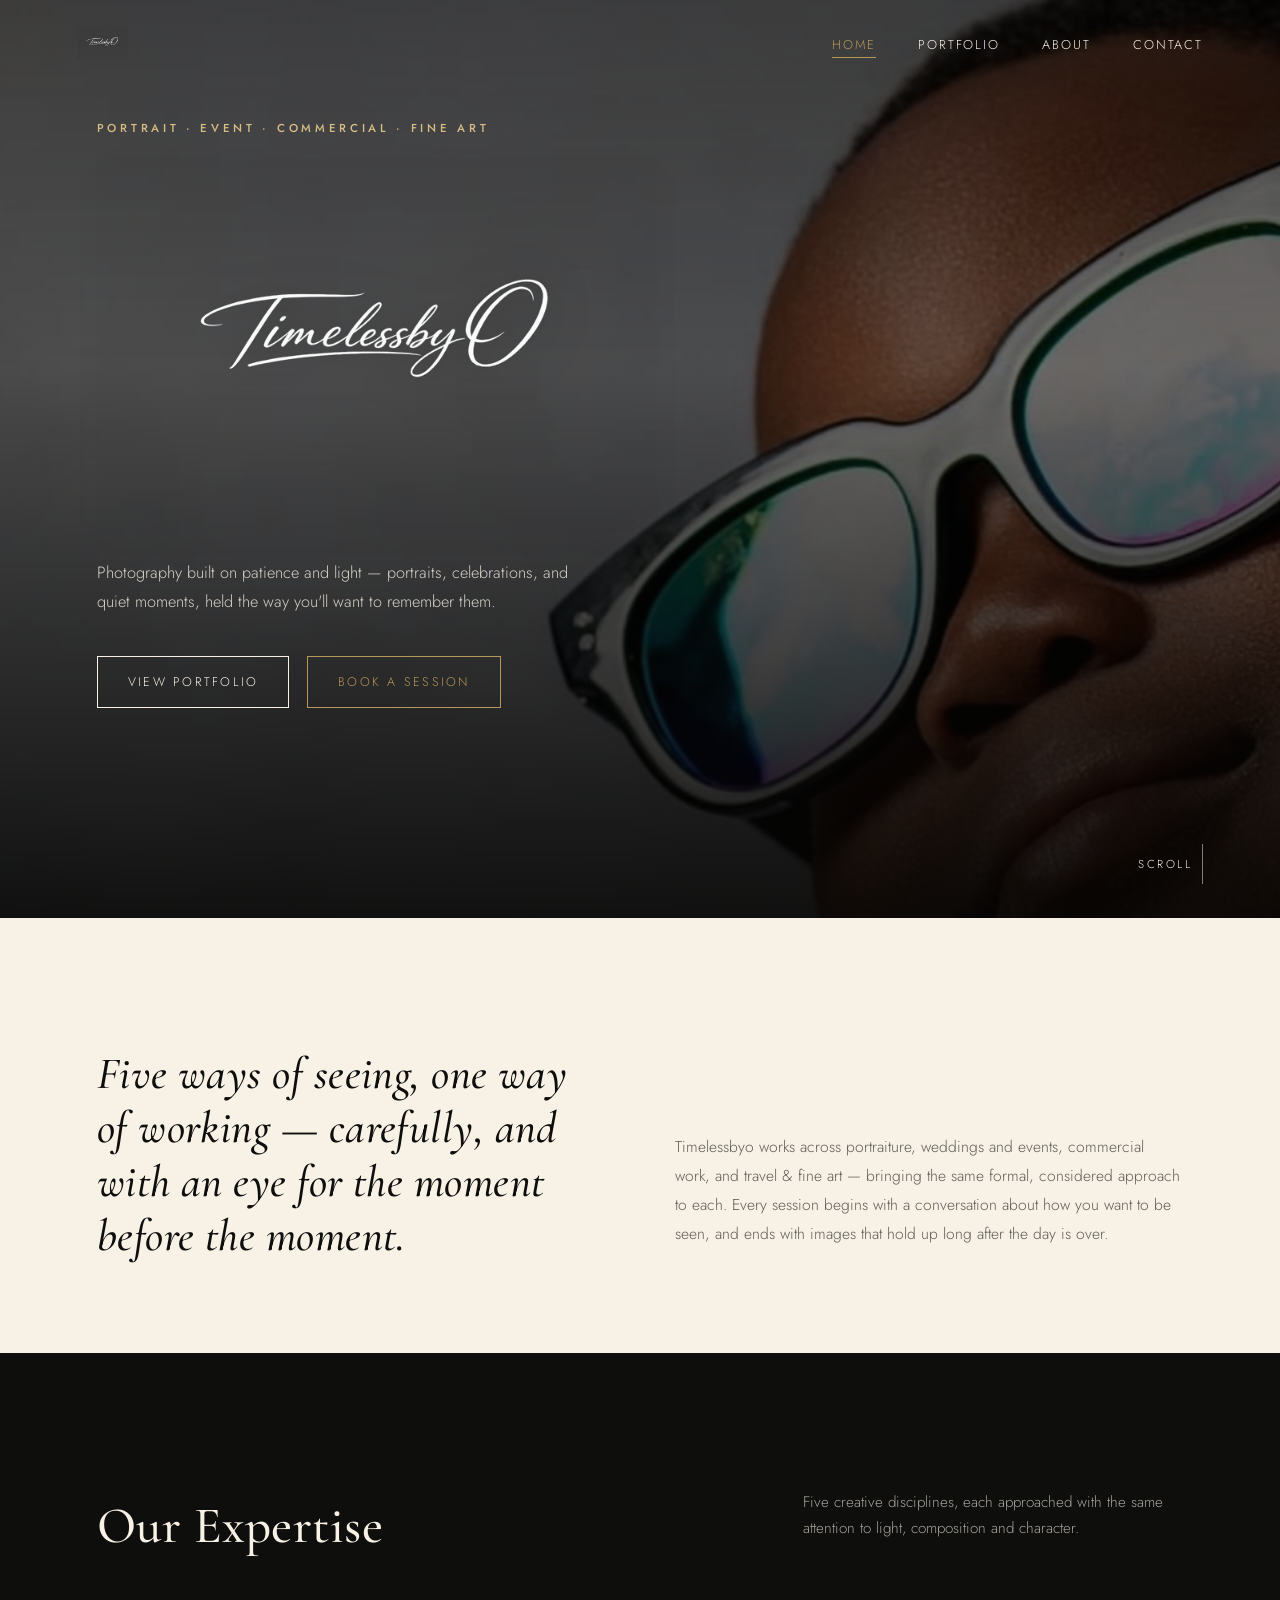
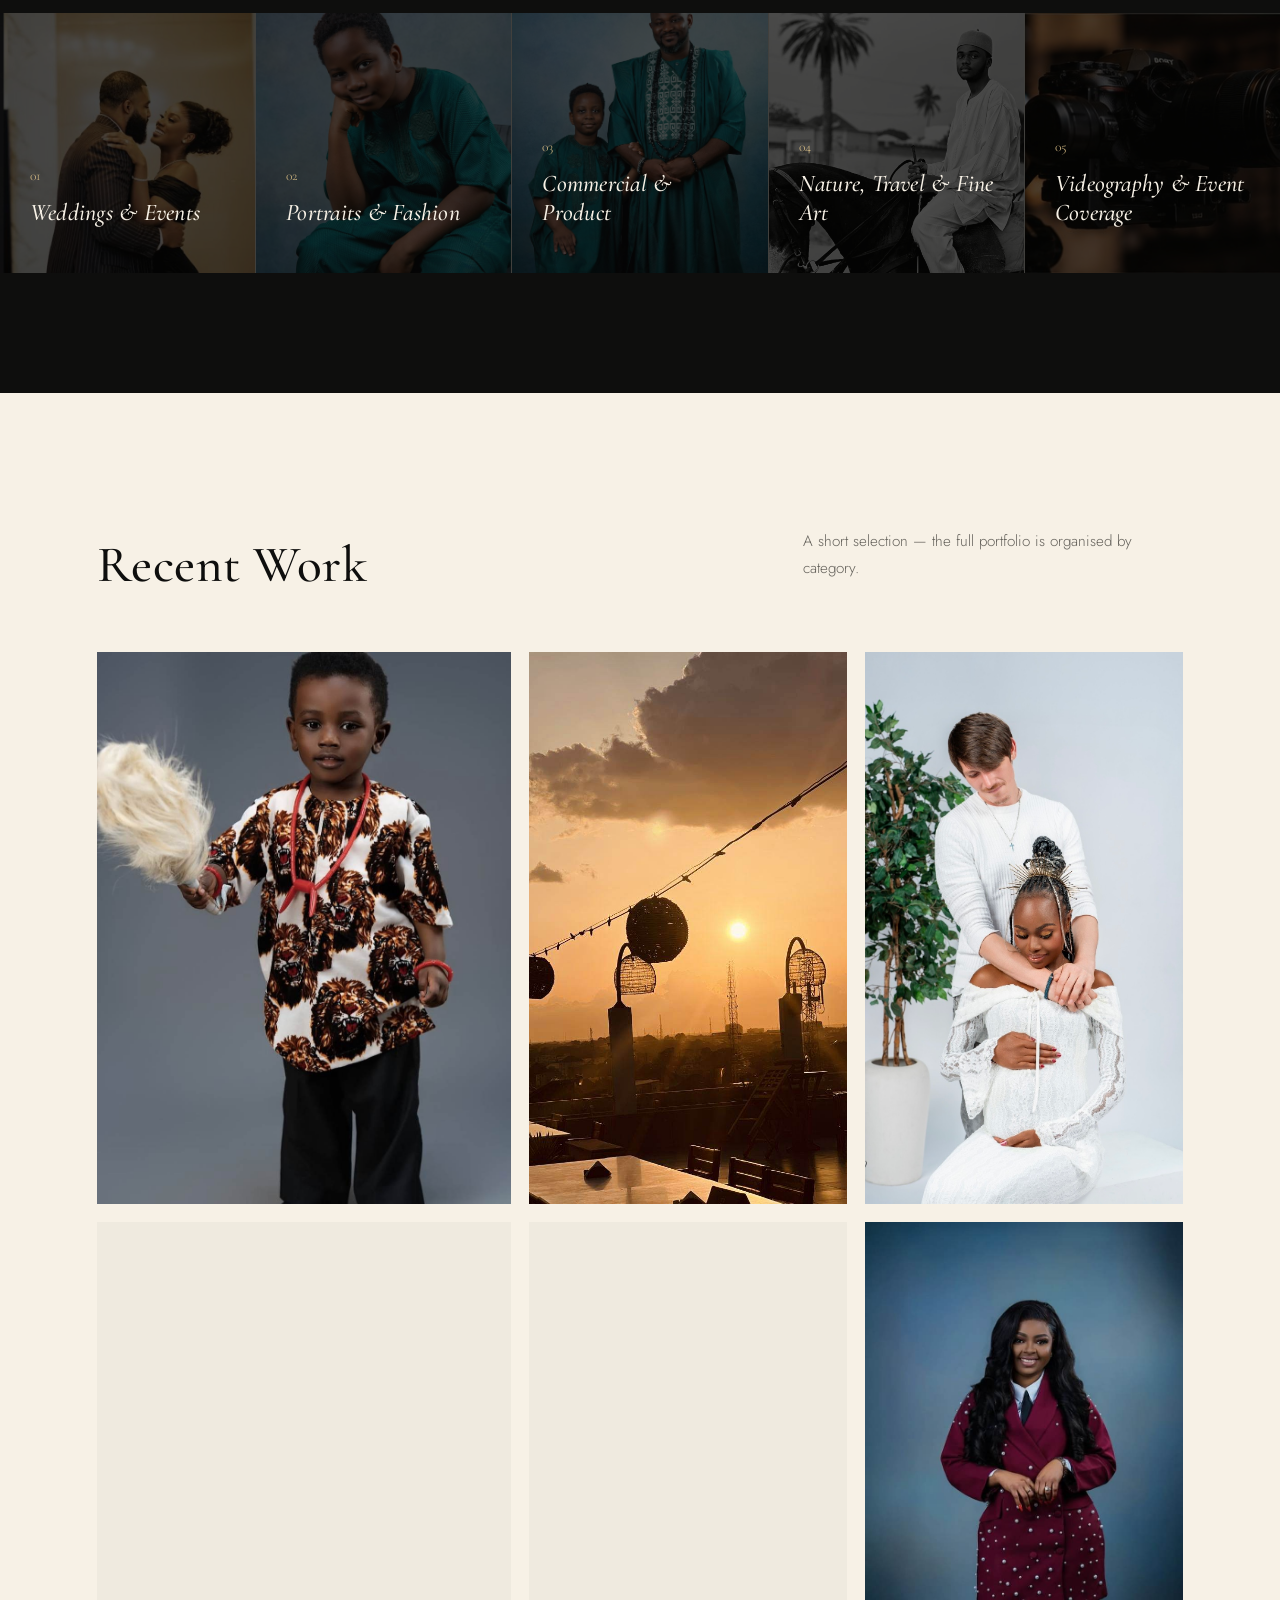
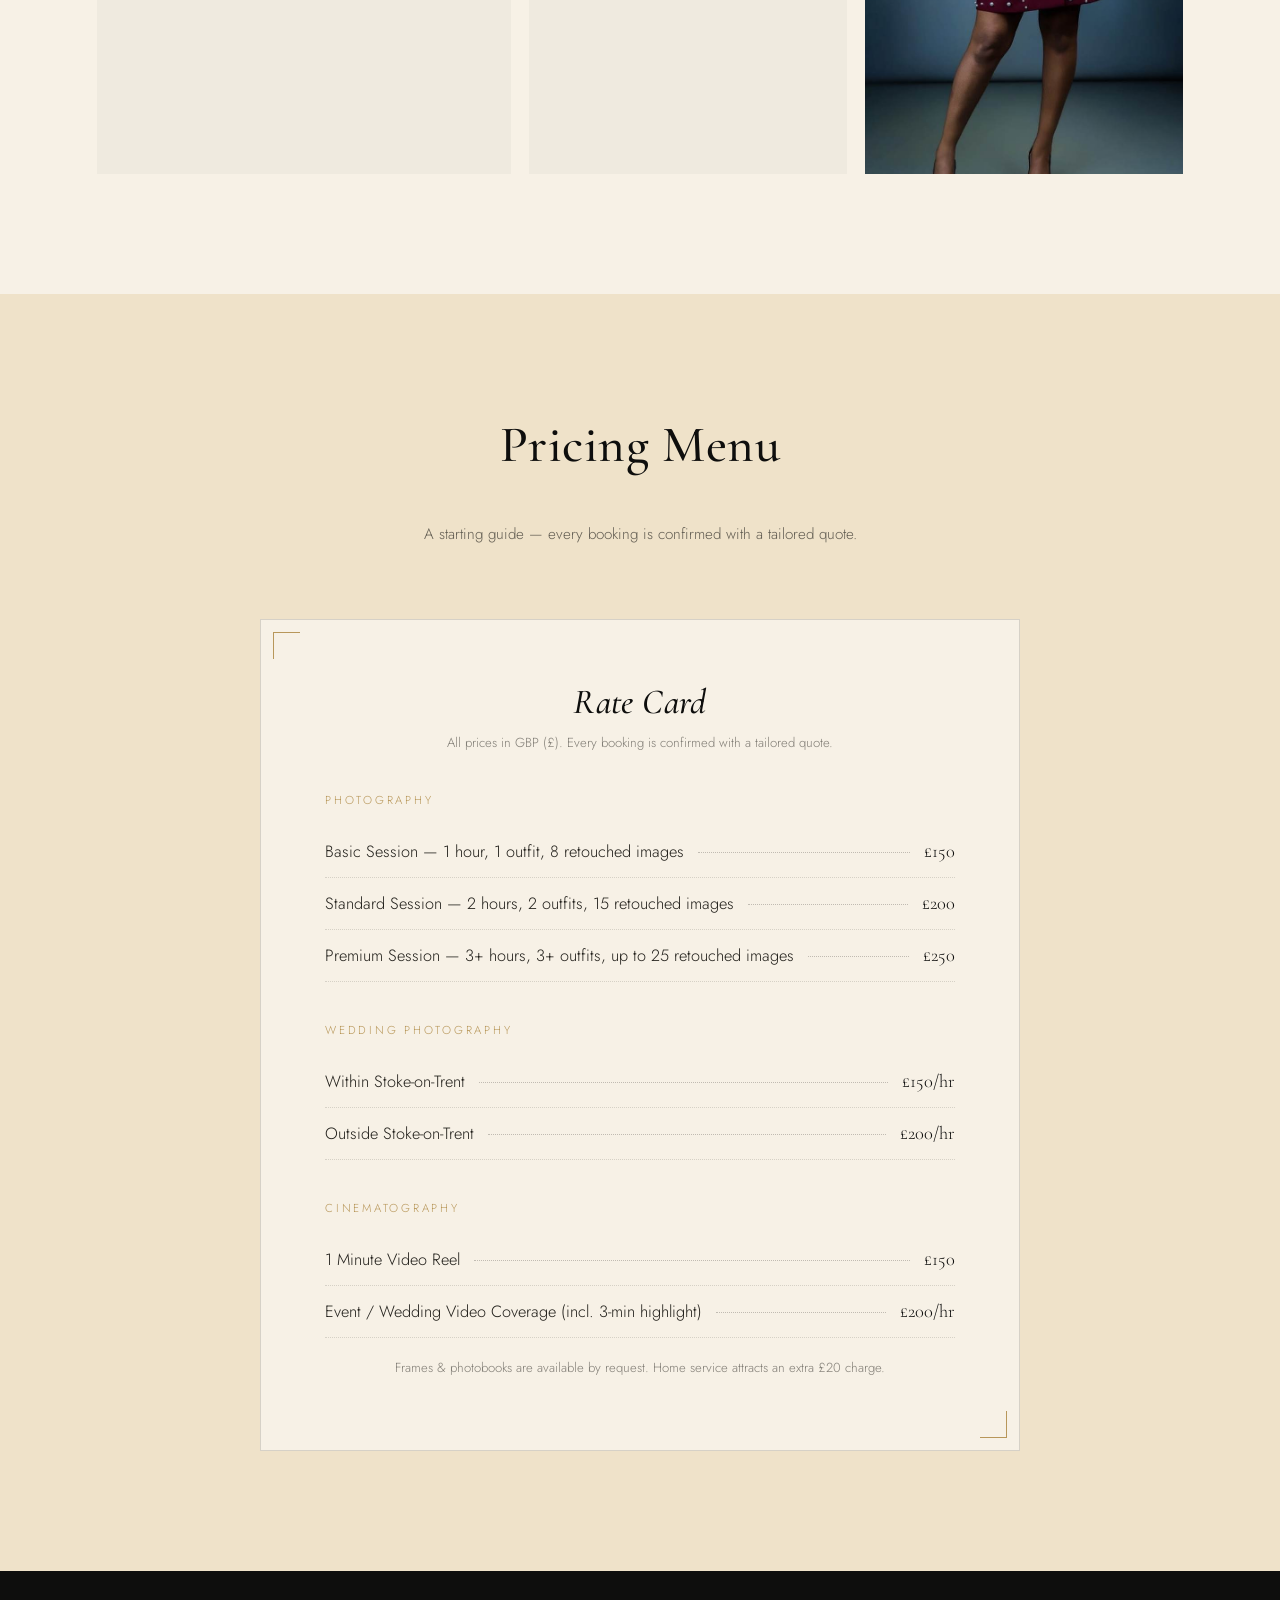
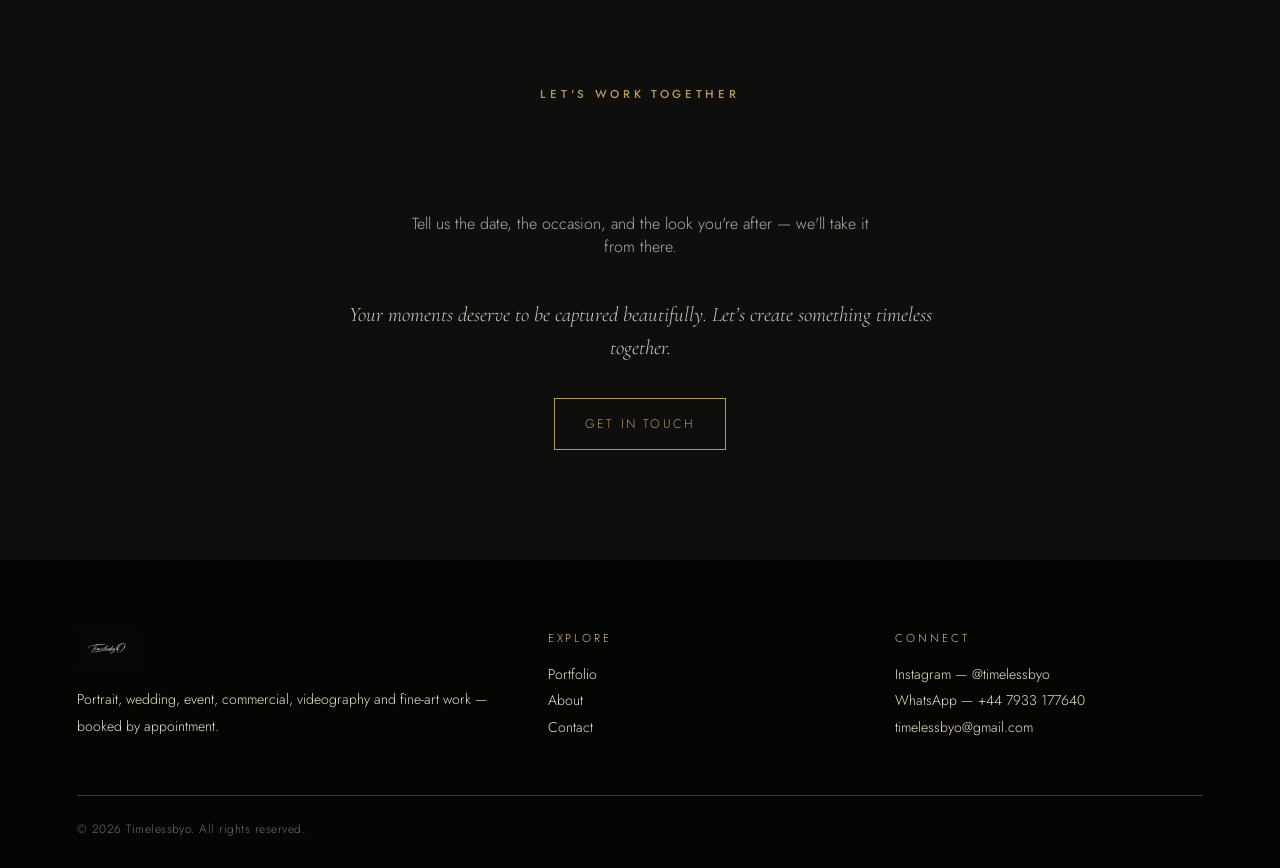
<file: Timelessbyo Website/index.html>
<!DOCTYPE html>
<html lang="en">
<head>
<meta charset="UTF-8">
<meta name="viewport" content="width=device-width, initial-scale=1.0">
<meta name="theme-color" content="#0e0e0d">
<meta name="referrer" content="strict-origin-when-cross-origin">
<title>Timelessbyo — Photography</title>
<meta name="description" content="Timelessbyo — portrait, event, commercial and fine-art photography.">
<meta property="og:type" content="website">
<meta property="og:title" content="Timelessbyo — Photography">
<meta property="og:description" content="Timeless portrait, wedding, event, commercial, travel, fine-art and videography.">
<meta property="og:image" content="images/portrait-1.jpg">
<meta property="og:image:alt" content="Timelessbyo photography">
<meta name="twitter:card" content="summary_large_image">
<meta name="twitter:title" content="Timelessbyo — Photography">
<meta name="twitter:description" content="Timeless portrait, wedding, event, commercial, travel, fine-art and videography.">
<meta name="twitter:image" content="images/portrait-1.jpg">
<link rel="icon" type="image/png" href="favicon.png">
<link rel="stylesheet" href="style.css">
<style>
  .hero {
    position: relative;
    min-height: 100vh;
    display: flex;
    align-items: flex-end;
    overflow: hidden;
    background: var(--pine);
  }
  .hero-bg {
    position: absolute; inset: 0;
    background-image: url('images/portrait-1.jpg');
    background-size: cover;
    background-position: 50% 22%;
    transform: scale(1.08);
    filter: brightness(0.55) saturate(1.05);
    animation: heroin 2.2s ease forwards;
  }
  @keyframes heroin { from { transform: scale(1.15); filter: brightness(0.3) saturate(1.05);} to { transform: scale(1.08); filter: brightness(0.55) saturate(1.05);} }
  .hero-veil {
    position: absolute; inset: 0;
    background: linear-gradient(180deg, rgba(5,5,4,0.35) 0%, rgba(5,5,4,0.15) 40%, rgba(5,5,4,0.85) 100%);
  }
  .hero-content {
    position: relative;
    z-index: 2;
    padding: 0 6vw 90px;
    max-width: var(--max);
    margin: 0 auto;
    width: 100%;
    color: var(--ivory);
  }
  .hero-content .eyebrow { color: var(--gold-soft); margin-bottom: 22px; display: block; opacity: 0; animation: fadeup 1s ease 0.5s forwards; }
  .hero-logo {
    width: min(560px, 78vw);
    opacity: 0;
    animation: fadeup 1.1s ease 0.7s forwards;
    filter: drop-shadow(0 6px 18px rgba(0,0,0,0.25));
  }
  .hero-sub {
    margin-top: 26px;
    max-width: 480px;
    font-size: 1.02rem;
    line-height: 1.8;
    color: rgba(247,241,230,0.82);
    opacity: 0;
    animation: fadeup 1.1s ease 0.95s forwards;
  }
  .hero-actions { margin-top: 40px; display: flex; gap: 18px; flex-wrap: wrap; opacity: 0; animation: fadeup 1.1s ease 1.15s forwards; }
  @keyframes fadeup { from { opacity: 0; transform: translateY(18px);} to { opacity: 1; transform: translateY(0);} }
  .scroll-cue {
    position: absolute; bottom: 34px; right: 6vw; z-index: 2;
    display: flex; align-items: center; gap: 10px;
    color: var(--ivory); font-size: 0.72rem; letter-spacing: 0.22em; text-transform: uppercase;
    opacity: 0; animation: fadeup 1s ease 1.4s forwards;
  }
  .scroll-cue .stem { width: 1px; height: 40px; background: rgba(247,241,230,0.5); position: relative; overflow: hidden; }
  .scroll-cue .stem::after { content:''; position:absolute; top:-40px; left:0; width:100%; height:40px; background: var(--gold); animation: stemrun 2.2s ease-in-out infinite; }
  @keyframes stemrun { 0% { top: -40px; } 100% { top: 40px; } }

  /* Intro strip */
  .intro { padding: 130px 0 90px; }
  .intro-grid { display: grid; grid-template-columns: 1fr 1fr; gap: 70px; align-items: end; }
  .intro-grid h2 { font-size: clamp(2rem, 3.6vw, 2.8rem); line-height: 1.2; font-style: italic; }
  .intro-grid p { font-size: 0.98rem; line-height: 1.85; color: rgba(33,31,26,0.7); margin-top: 22px;}
  @media (max-width: 820px) { .intro-grid { grid-template-columns: 1fr; gap: 30px; } }

  /* Categories */
  .categories { background: var(--pine); color: var(--ivory); }
  .categories .section-head h2, .categories .section-head p { color: var(--ivory); }
  .categories .section-head p { color: rgba(247,241,230,0.65); }
  .cat-grid { display: grid; grid-template-columns: repeat(5, minmax(0, 1fr));
  gap: 1px;
  background: var(--line-light);
}  .cat-card { background: var(--pine-deep); padding: 46px 30px; position: relative; overflow: hidden; min-height: 260px; display: flex; flex-direction: column; justify-content: flex-end; }
  .cat-card img { position: absolute; inset: 0; width: 100%; height: 100%; object-fit: cover; opacity: 0.28; transition: opacity 0.5s ease, transform 0.6s ease; }
  .cat-card:hover img { opacity: 0.55; transform: scale(1.06); }
  .cat-card .num { font-family: 'Cormorant Garamond', serif; font-size: 0.85rem; color: var(--gold-soft); position: relative; z-index: 1; }
  .cat-card h3 { position: relative; z-index: 1; margin-top: 14px; font-size: 1.5rem; color: var(--ivory); font-style: italic; }
  @media (max-width: 1000px) {
  .cat-grid {
    grid-template-columns: repeat(3, 1fr);
  }
}

@media (max-width: 600px) {
  .cat-grid {
    grid-template-columns: repeat(2, 1fr);
  }
}

  /* Featured */
  .feature-strip { display: grid; grid-template-columns: 1.3fr 1fr 1fr; gap: 18px; }
  .feature-strip figure { margin: 0; overflow: hidden; }
  .feature-strip img { width: 100%; height: 100%; object-fit: cover; aspect-ratio: 3/4; transition: transform 0.8s ease; }
  .feature-strip figure:hover img { transform: scale(1.05); }
  .feature-strip .tall { aspect-ratio: auto; height: 100%; }
  @media (max-width: 820px) { .feature-strip { grid-template-columns: 1fr 1fr; } .feature-strip figure:first-child { grid-column: 1 / -1; } }

  /* Pricing */
  .pricing { background: var(--ivory-dim); }
  .price-card {
    background: var(--ivory);
    border: 1px solid var(--line);
    max-width: 760px;
    margin: 0 auto;
    padding: 60px clamp(24px, 5vw, 70px);
    position: relative;
  }
  .price-card::before, .price-card::after {
    content: '';
    position: absolute; width: 26px; height: 26px;
    border-color: var(--gold); border-style: solid;
  }
  .price-card::before { top: 12px; left: 12px; border-width: 1px 0 0 1px; }
  .price-card::after { bottom: 12px; right: 12px; border-width: 0 1px 1px 0; }
  .price-card h3 { text-align: center; font-size: 2.2rem; font-style: italic; }
  .price-card .price-note { text-align: center; font-size: 0.82rem; color: rgba(33,31,26,0.55); margin-top: 10px; }
  .price-group { margin-top: 40px; }
  .price-group-label { font-size: 0.72rem; letter-spacing: 0.24em; text-transform: uppercase; color: var(--gold); margin-bottom: 18px; display: block; }
  .price-row {
    display: flex; align-items: baseline; gap: 14px;
    padding: 14px 0;
    border-bottom: 1px dotted var(--line);
  }
  .price-row .item-name { font-size: 1.02rem; }
  .price-row .dots { flex: 1; border-bottom: 1px dotted rgba(33,31,26,0.25); transform: translateY(-4px); }
  .price-row .item-amt { font-family: 'Cormorant Garamond', serif; font-size: 1.15rem; color: var(--pine); white-space: nowrap; }

  /* CTA band */
  .cta-band {
    background: var(--pine);
    color: var(--ivory);
    text-align: center;
    padding: 110px 0;
  }
  .cta-band h2 { font-size: clamp(2.2rem, 5vw, 3.6rem); font-style: italic; }
  .cta-band p { margin: 20px auto 40px; max-width: 480px; color: rgba(247,241,230,0.7); }
</style>
</head>
<body>
<header class="site-header">
  <a href="index.html" class="brand">
    <img src="images/logo-light.png" alt="Timelessbyo" class="brand-logo brand-logo-light" loading="lazy" decoding="async" draggable="false">
    <img src="images/logo-dark.png" alt="Timelessbyo" class="brand-logo brand-logo-dark" loading="lazy" decoding="async" draggable="false">
  </a>
  <nav>
    <ul class="nav-links">
      <li><a href="index.html" class="active">Home</a></li>
      <li><a href="portfolio.html">Portfolio</a></li>
      <li><a href="about.html">About</a></li>
      <li><a href="contact.html">Contact</a></li>
    </ul>
  </nav>
  <button class="nav-toggle" aria-label="Toggle menu" aria-expanded="false"><span></span></button>
</header>

<main id="main">

  <section class="hero">
    <div class="hero-bg" aria-hidden="true"></div>
    <div class="hero-rotation" aria-hidden="true" data-images="images/lazy-portrait.jpg|images/lazy-billiards.jpg|images/wedding-1.jpg|images/rotation-camera.jpg|images/rotation-banquet.jpg|images/rotation-woman-camera.jpg"></div>
    <div class="hero-veil"></div>
    <div class="hero-content">
      <span class="eyebrow">Portrait · Event · Commercial · Fine Art</span>
      <img src="images/logo-light.png" alt="Timelessbyo" class="hero-logo" loading="lazy" decoding="async" draggable="false">
      <p class="hero-sub">Photography built on patience and light — portraits, celebrations, and quiet moments, held the way you'll want to remember them.</p>
      <div class="hero-actions">
        <a href="portfolio.html" class="btn btn-light">View Portfolio</a>
        <a href="contact.html" class="btn btn-gold">Book a Session</a>
      </div>
    </div>
    <div class="scroll-cue"><span>Scroll</span><span class="stem"></span></div>
  </section>

  <section class="intro">
    <div class="wrap intro-grid reveal">
      <h2>Five ways of seeing, one way of working — carefully, and with an eye for the moment before the moment.</h2>
      <p>Timelessbyo works across portraiture, weddings and events, commercial work, and travel &amp; fine art — bringing the same formal, considered approach to each. Every session begins with a conversation about how you want to be seen, and ends with images that hold up long after the day is over.</p>
    </div>
  </section>

  <section class="categories">
    <div class="wrap">
      <div class="section-head reveal">
        <h2>Our Expertise</h2>
        <p>Five creative disciplines, each approached with the same attention to light, composition and character.</p>
      </div>
    </div>
    <div class="cat-grid reveal">
      <a class="cat-card" href="portfolio.html#weddings">
        <img src="images/couple-1.jpg" alt="" loading="lazy" decoding="async" draggable="false">
        <span class="num">01</span>
        <h3>Weddings &amp; Events</h3>
      </a>
      <a class="cat-card" href="portfolio.html#portraits">
        <img src="images/portrait-2.jpg" alt="" loading="lazy" decoding="async" draggable="false">
        <span class="num">02</span>
        <h3>Portraits &amp; Fashion</h3>
      </a>
      <a class="cat-card" href="portfolio.html#commercial">
        <img src="images/family-2.jpg" alt="" loading="lazy" decoding="async" draggable="false">
        <span class="num">03</span>
        <h3>Commercial &amp; Product</h3>
      </a>
      <a class="cat-card" href="portfolio.html#travel">
        <img src="images/horse-1.jpg" alt="" loading="lazy" decoding="async" draggable="false">
        <span class="num">04</span>
        <h3>Nature, Travel &amp; Fine Art</h3>
      </a>
      <a class="cat-card" href="https://instagram.com/timelessbyo" target="_blank" rel="noopener noreferrer">
        <img src="images/rotation-camera.jpg" alt="Camera ready for videography and event coverage" loading="lazy" decoding="async" draggable="false">
        <span class="num">05</span>
        <h3>Videography &amp; Event Coverage</h3>
      </a>
    </div>
  </section>

  <section>
    <div class="wrap">
      <div class="section-head reveal">
        <h2>Recent Work</h2>
        <p>A short selection — the full portfolio is organised by category.</p>
      </div>
        <div class="feature-strip reveal">
    <figure class="tall"><img src="images/fashion-11.jpg" alt="Fashion portrait session" loading="lazy" decoding="async" draggable="false"></figure>
    <figure><img src="images/sunset-1.jpg" alt="Rooftop at golden hour" loading="lazy" decoding="async" draggable="false"></figure>
    <figure><img src="images/recent-work-1.jpg" alt="Wedding portrait session" loading="lazy" decoding="async" draggable="false"></figure>
    <figure><img src="images/recent-work-2.jpg" alt="Children's portrait session" loading="lazy" decoding="async" draggable="false"></figure>
    <figure><img src="images/commercial-4.jpg" alt="Commercial product photography" loading="lazy" decoding="async" draggable="false"></figure>
    <figure><img src="images/commercial-7.jpg" alt="Commercial product photography" loading="lazy" decoding="async" draggable="false"></figure>
  </div>
    </div>
  </section>

  <section class="pricing" id="pricing">
    <div class="wrap">
      <div class="section-head reveal" style="justify-content:center; text-align:center; flex-direction:column; align-items:center;">
        <h2>Pricing Menu</h2>
        <p style="max-width:520px;">A starting guide — every booking is confirmed with a tailored quote.</p>
      </div>

      <div class="price-card reveal" id="priceCard">
        <h3>Rate Card</h3>
        <p class="price-note">All prices in GBP (£). Every booking is confirmed with a tailored quote.</p>

        <div class="price-group">
          <span class="price-group-label">Photography</span>
          <div class="price-row"><span class="item-name">Basic Session — 1 hour, 1 outfit, 8 retouched images</span><span class="dots"></span><span class="item-amt">£150</span></div>
          <div class="price-row"><span class="item-name">Standard Session — 2 hours, 2 outfits, 15 retouched images</span><span class="dots"></span><span class="item-amt">£200</span></div>
          <div class="price-row"><span class="item-name">Premium Session — 3+ hours, 3+ outfits, up to 25 retouched images</span><span class="dots"></span><span class="item-amt">£250</span></div>
        </div>

        <div class="price-group">
          <span class="price-group-label">Wedding Photography</span>
          <div class="price-row"><span class="item-name">Within Stoke-on-Trent</span><span class="dots"></span><span class="item-amt">£150/hr</span></div>
          <div class="price-row"><span class="item-name">Outside Stoke-on-Trent</span><span class="dots"></span><span class="item-amt">£200/hr</span></div>
        </div>

        <div class="price-group">
          <span class="price-group-label">Cinematography</span>
          <div class="price-row"><span class="item-name">1 Minute Video Reel</span><span class="dots"></span><span class="item-amt">£150</span></div>
          <div class="price-row"><span class="item-name">Event / Wedding Video Coverage (incl. 3-min highlight)</span><span class="dots"></span><span class="item-amt">£200/hr</span></div>
        </div>

        <p class="price-note" style="margin-top:20px;">Frames &amp; photobooks are available by request. Home service attracts an extra £20 charge.</p>
      </div>
    </div>
  </section>

  <section class="cta-band reveal">
    <div class="wrap">
      <span class="eyebrow">Let's work together</span>
      <h2 style="margin-top:18px;">Ready to book your session?</h2>
      <p>Tell us the date, the occasion, and the look you're after — we'll take it from there.</p>
      <p class="closing-quote"><em>Your moments deserve to be captured beautifully. Let’s create something timeless together.</em></p>
      <a href="contact.html" class="btn btn-gold">Get in Touch</a>
    </div>
  </section>

</main>

<footer class="site-footer">
  <div class="footer-grid">
    <div>
      <img src="images/logo-light.png" alt="Timelessbyo" class="footer-logo" loading="lazy" decoding="async" draggable="false">
      <p>Portrait, wedding, event, commercial, videography and fine-art work — booked by appointment.</p>
    </div>
    <div>
      <span class="footer-cols-title">Explore</span>
      <p><a href="portfolio.html">Portfolio</a><br><a href="about.html">About</a><br><a href="contact.html">Contact</a></p>
    </div>
    <div>
      <span class="footer-cols-title">Connect</span>
      <p><a href="https://instagram.com/timelessbyo" target="_blank" rel="noopener">Instagram — @timelessbyo</a><br><a href="https://wa.me/447933177640" target="_blank" rel="noopener">WhatsApp — +44 7933 177640</a><br><a href="mailto:timelessbyo@gmail.com">timelessbyo@gmail.com</a></p>
    </div>
  </div>
  <div class="footer-bottom">
    <span>&copy; <span id="year"></span> Timelessbyo. All rights reserved.</span>
  </div>
</footer>

<script src="script.js"></script>
<script src="protect.js"></script>

</body>
</html>
</file>
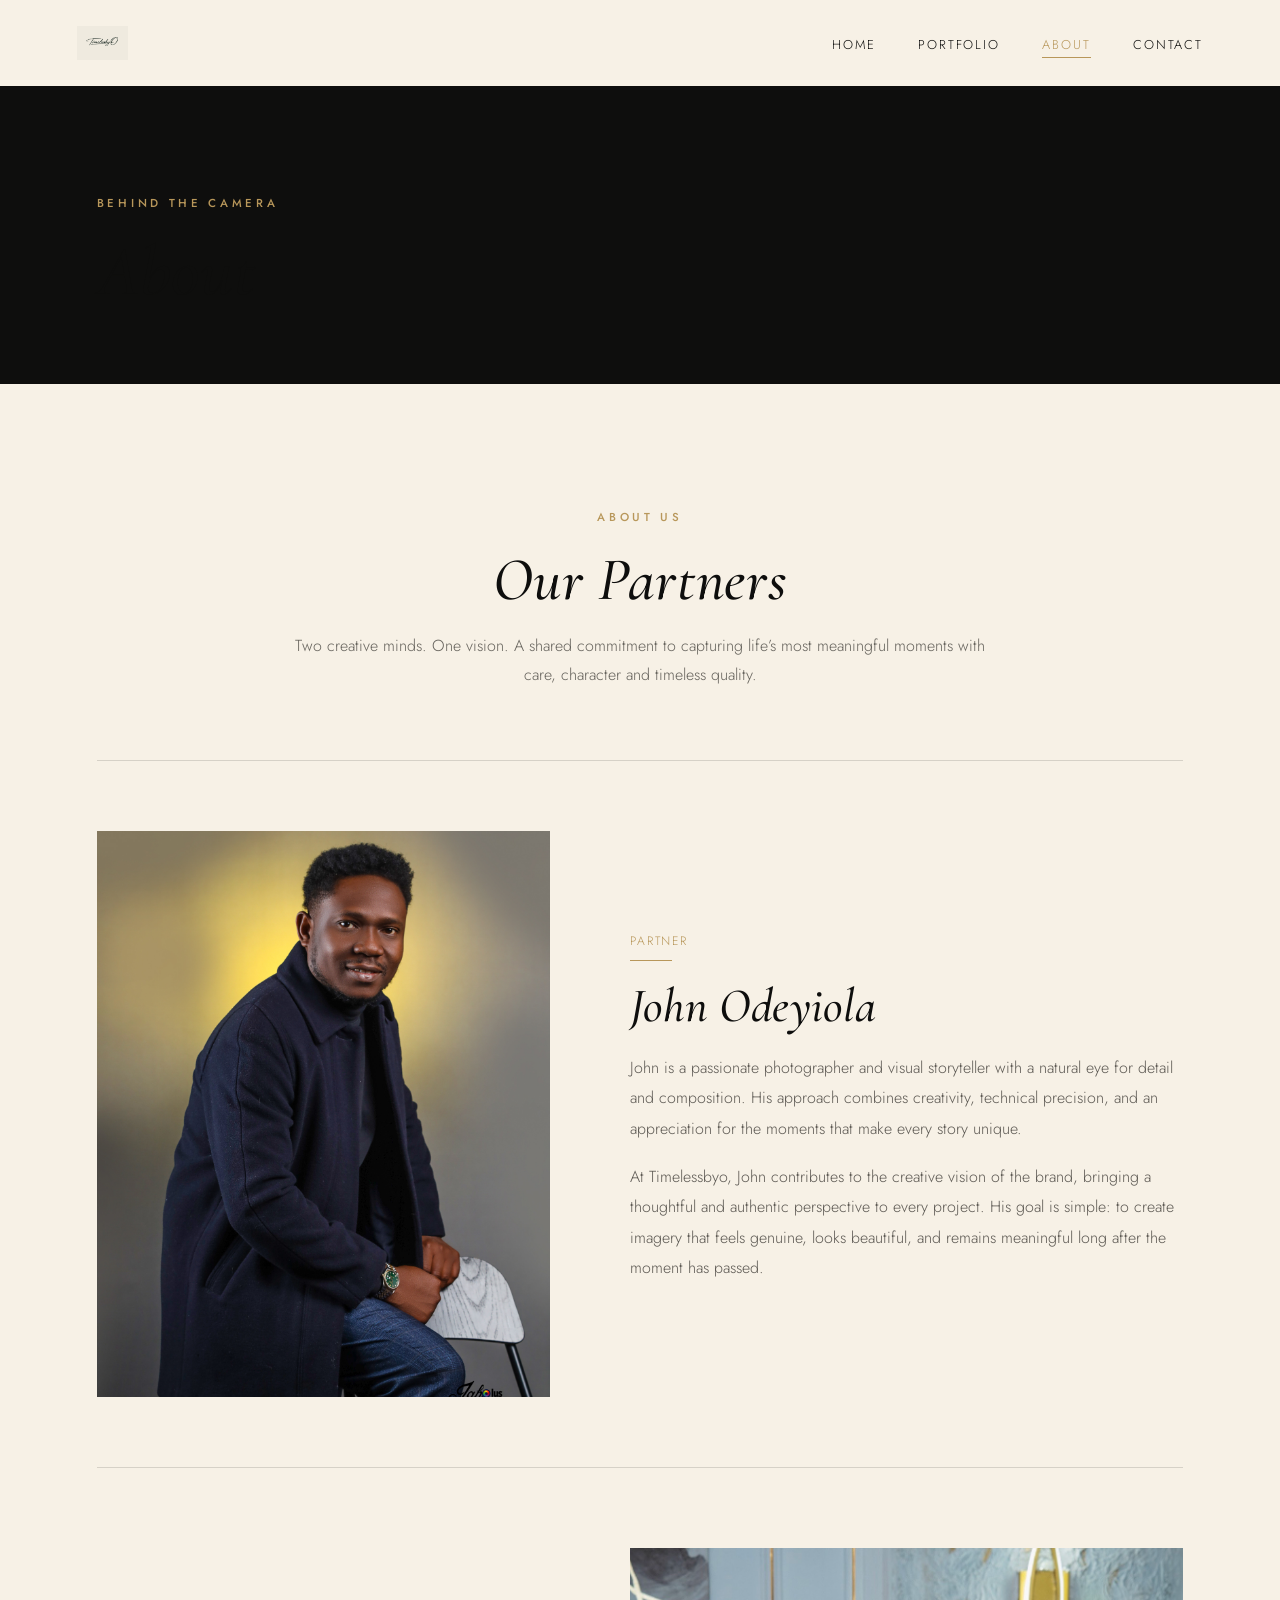
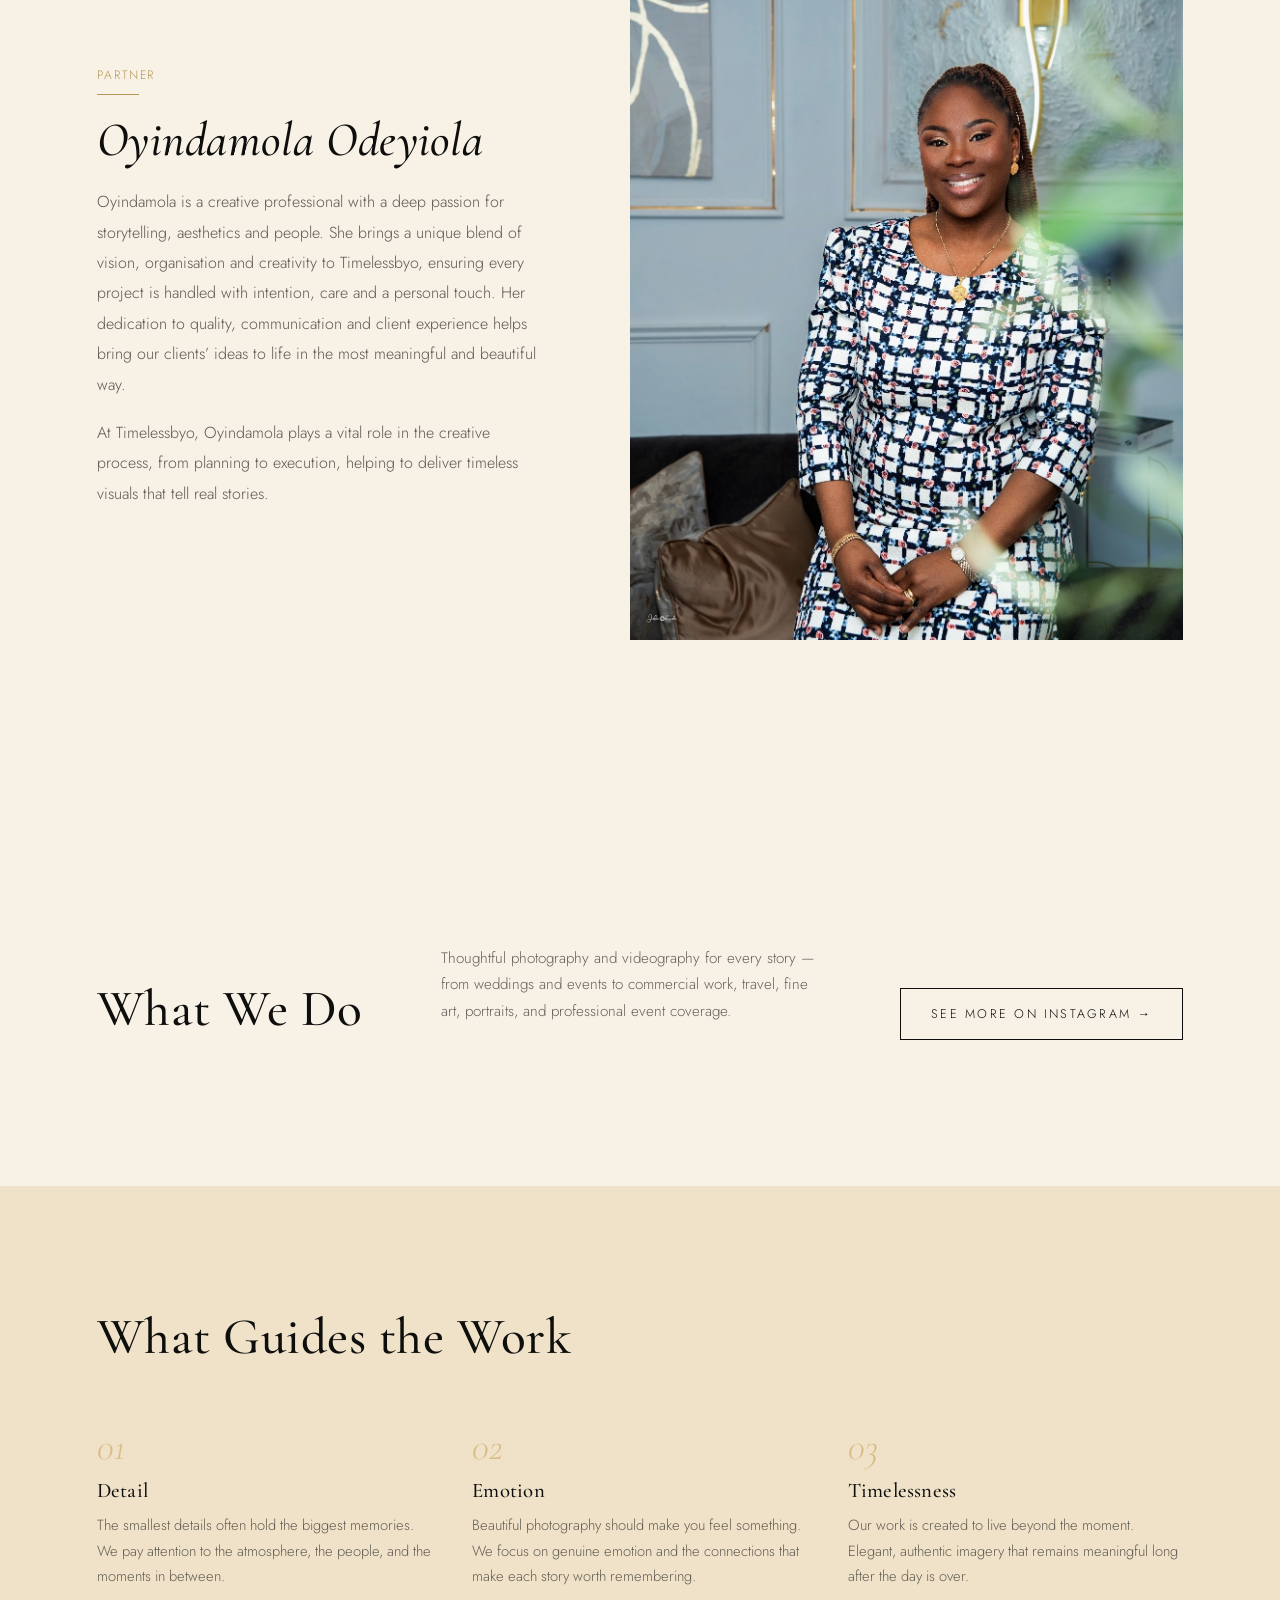
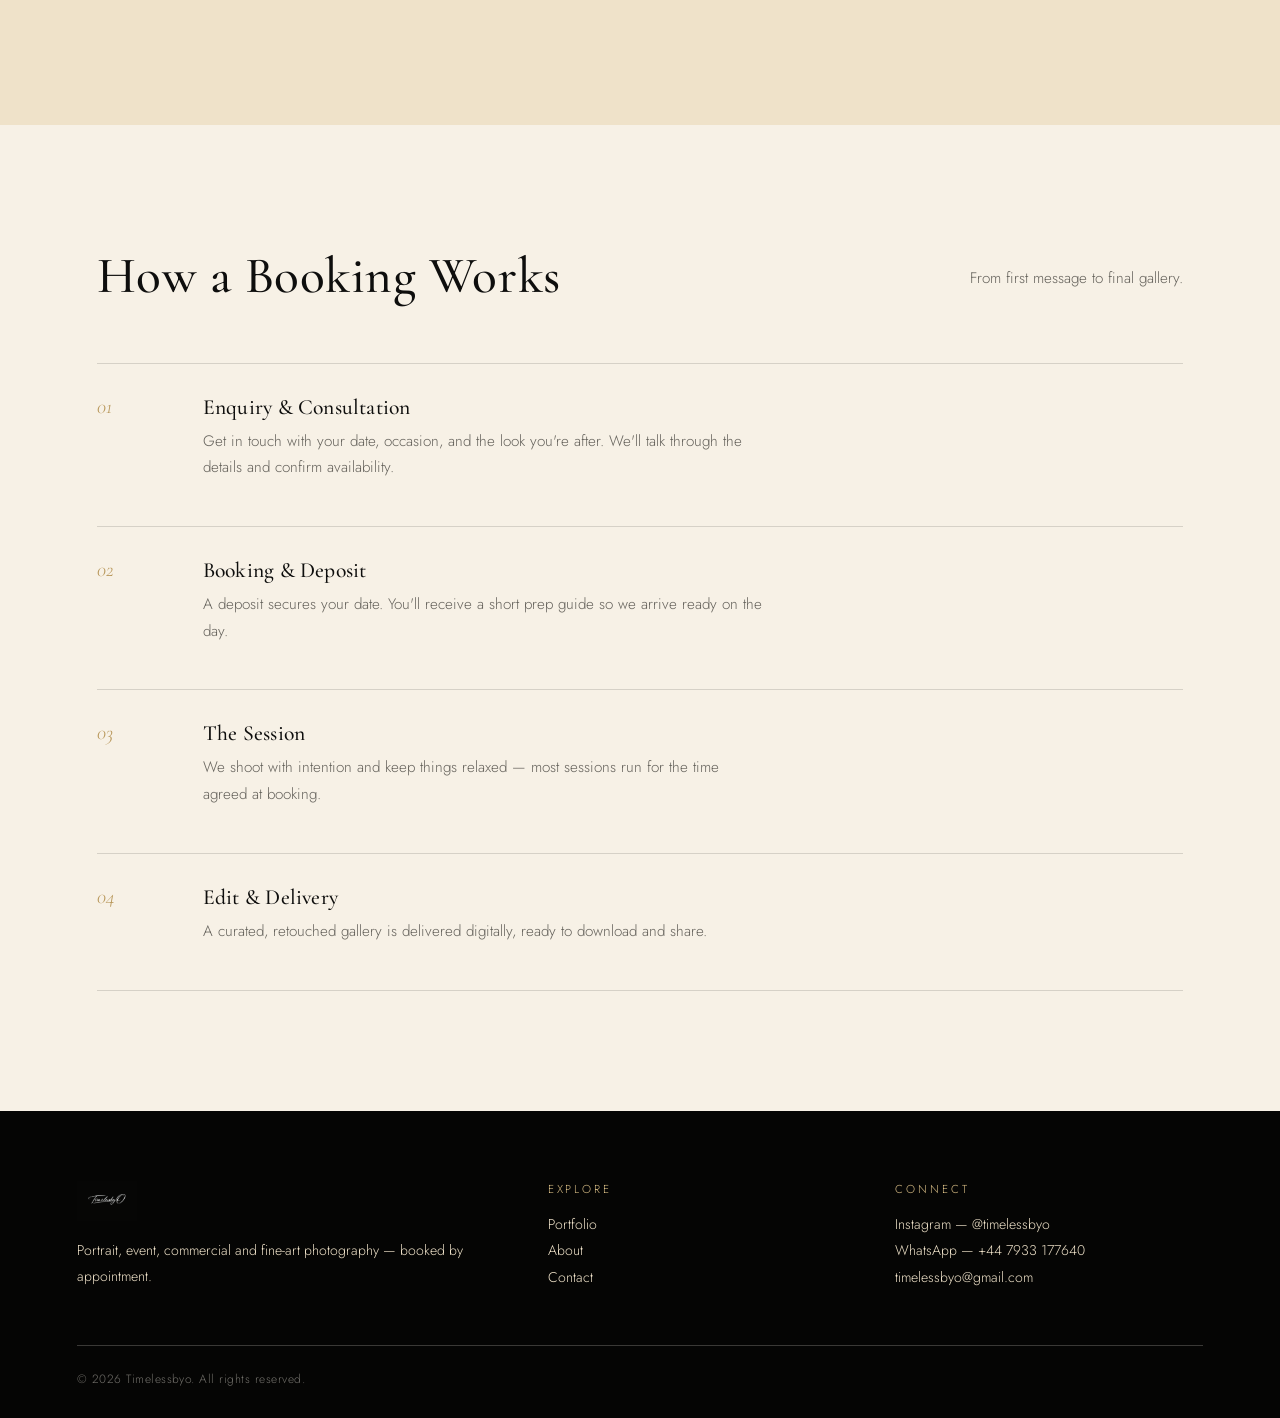
<file: Timelessbyo Website/about.html>
<!DOCTYPE html>
<html lang="en">
<head>
<meta charset="UTF-8">
<meta name="viewport" content="width=device-width, initial-scale=1.0">
<meta name="theme-color" content="#0e0e0d">
<meta name="referrer" content="strict-origin-when-cross-origin">
<title>About &amp; Partners — Timelessbyo</title>
<meta property="og:type" content="website">
<meta property="og:title" content="Timelessbyo — Photography">
<meta property="og:description" content="Timeless portrait, wedding, event, commercial, travel, fine-art and videography.">
<meta property="og:image" content="images/partner-john.jpg">
<meta property="og:image:alt" content="Timelessbyo photography">
<meta name="twitter:card" content="summary_large_image">
<meta name="twitter:title" content="Timelessbyo — Photography">
<meta name="twitter:description" content="Timeless portrait, wedding, event, commercial, travel, fine-art and videography.">
<meta name="twitter:image" content="images/partner-john.jpg">
<link rel="icon" type="image/png" href="favicon.png">
<link rel="stylesheet" href="style.css">
<style>
  .page-hero {
    padding: 190px 0 70px;
    background: var(--pine);
    color: var(--ivory);
  }
  .page-hero h1 { font-size: clamp(2.6rem, 6vw, 4.4rem); font-style: italic; }

  .about-grid {
    display: grid;
    grid-template-columns: 0.85fr 1.15fr;
    gap: 80px;
    align-items: center;
  }
  .about-grid img { width: 100%; aspect-ratio: 4/5; object-fit: cover; }
  .about-grid .body p { font-size: 1.02rem; line-height: 1.95; color: rgba(33,31,26,0.75); margin-bottom: 20px; }
  @media (max-width: 860px) { .about-grid { grid-template-columns: 1fr; gap: 36px; } }

  .partners-intro { max-width: 700px; margin: 0 auto 70px; text-align: center; }
  .partners-intro p { margin-top: 16px; color: rgba(33,31,26,0.68); line-height: 1.8; }
  .partner-grid { display: grid; grid-template-columns: 0.9fr 1.1fr; gap: 80px; align-items: center; padding: 70px 0; border-top: 1px solid var(--line); }
  .partner-grid + .partner-grid { padding-top: 80px; }
  .partner-grid.reverse .partner-photo { order: 2; }
  .partner-grid.reverse .partner-copy { order: 1; }
  .partner-photo img { width: 100%; aspect-ratio: 4/5; object-fit: cover; display:block; }
  .partner-role { margin-top: 20px; font-size: 0.76rem; letter-spacing: 0.16em; text-transform: uppercase; color: var(--gold); }
  .partner-role::after { content:''; display:block; width: 42px; height:1px; background:var(--gold); margin-top:9px; }
  .partner-copy h2 { margin-top: 16px; font-size: clamp(2rem, 4vw, 3rem); font-style: italic; }
  .partner-copy p { margin-top: 18px; font-size: 1rem; line-height: 1.9; color: rgba(33,31,26,0.72); }
  @media (max-width: 860px) {
    .partner-grid, .partner-grid.reverse { grid-template-columns: 1fr; gap: 36px; padding: 55px 0; }
    .partner-grid.reverse .partner-photo, .partner-grid.reverse .partner-copy { order: initial; }
  }

  .values { background: var(--ivory-dim); }
  .value-list { display: grid; grid-template-columns: repeat(3, 1fr); gap: 40px; }
  .value-item .num { font-family: 'Cormorant Garamond', serif; font-size: 2.4rem; color: var(--gold-soft); font-style: italic; }
  .value-item h4 { margin-top: 8px; font-size: 1.3rem; }
  .value-item p { margin-top: 10px; font-size: 0.92rem; line-height: 1.75; color: rgba(33,31,26,0.68); }
  @media (max-width: 720px) { .value-list { grid-template-columns: 1fr; } }

  .process-list { list-style: none; margin: 0; padding: 0; }
  .process-list li {
    display: grid; grid-template-columns: 80px 1fr;
    gap: 26px;
    padding: 30px 0;
    border-top: 1px solid var(--line);
  }
  .process-list li:last-child { border-bottom: 1px solid var(--line); }
  .process-list .step { font-family: 'Cormorant Garamond', serif; font-size: 1.3rem; color: var(--gold); font-style: italic; }
  .process-list h4 { font-size: 1.35rem; }
  .process-list p { margin-top: 8px; color: rgba(33,31,26,0.68); font-size: 0.95rem; line-height: 1.75; max-width: 560px; }
</style>
</head>
<body>
<header class="site-header page-header">
  <a href="index.html" class="brand">
    <img src="images/logo-light.png" alt="Timelessbyo" class="brand-logo brand-logo-light" loading="lazy" decoding="async" draggable="false">
    <img src="images/logo-dark.png" alt="Timelessbyo" class="brand-logo brand-logo-dark" loading="lazy" decoding="async" draggable="false">
  </a>
  <nav>
    <ul class="nav-links">
      <li><a href="index.html">Home</a></li>
      <li><a href="portfolio.html">Portfolio</a></li>
      <li><a href="about.html" class="active">About</a></li>
      <li><a href="contact.html">Contact</a></li>
    </ul>
  </nav>
  <button class="nav-toggle" aria-label="Toggle menu" aria-expanded="false"><span></span></button>
</header>

<main id="main">
  <section class="page-hero">
    <div class="wrap">
      <span class="eyebrow">Behind the Camera</span>
      <h1 style="margin-top:16px;">About</h1>
    </div>
  </section>

  <section>
    <div class="wrap">
      <div class="partners-intro reveal">
        <span class="eyebrow">About Us</span>
        <h2 style="margin-top:16px; font-size:clamp(2.2rem,5vw,3.8rem); font-style:italic;">Our Partners</h2>
        <p>Two creative minds. One vision. A shared commitment to capturing life’s most meaningful moments with care, character and timeless quality.</p>
      </div>

      <article class="partner-grid reveal">
        <div class="partner-photo">
          <img src="images/partner-john.jpg" alt="John Odeyiola, Partner at Timelessbyo" loading="lazy" decoding="async" draggable="false">
        </div>
        <div class="partner-copy">
          <span class="partner-role">Partner</span>
          <h2>John Odeyiola</h2>
          <p>John is a passionate photographer and visual storyteller with a natural eye for detail and composition. His approach combines creativity, technical precision, and an appreciation for the moments that make every story unique.</p>
          <p>At Timelessbyo, John contributes to the creative vision of the brand, bringing a thoughtful and authentic perspective to every project. His goal is simple: to create imagery that feels genuine, looks beautiful, and remains meaningful long after the moment has passed.</p>
        </div>
      </article>

      <article class="partner-grid reverse reveal">
        <div class="partner-photo">
          <img src="images/partner-oyindamola.jpg" alt="Oyindamola Odeyiola, Partner at Timelessbyo" loading="lazy" decoding="async" draggable="false">
        </div>
        <div class="partner-copy">
          <span class="partner-role">Partner</span>
          <h2>Oyindamola Odeyiola</h2>
          <p>Oyindamola is a creative professional with a deep passion for storytelling, aesthetics and people. She brings a unique blend of vision, organisation and creativity to Timelessbyo, ensuring every project is handled with intention, care and a personal touch. Her dedication to quality, communication and client experience helps bring our clients’ ideas to life in the most meaningful and beautiful way.</p>
          <p>At Timelessbyo, Oyindamola plays a vital role in the creative process, from planning to execution, helping to deliver timeless visuals that tell real stories.</p>
        </div>
      </article>
    </div>
  </section>

  <section class="what-we-do" style="padding:100px 0 90px; background:var(--ivory);">
    <div class="wrap">
      <div class="section-head reveal">
        <h2>What We Do</h2>
        <p>Thoughtful photography and videography for every story — from weddings and events to commercial work, travel, fine art, portraits, and professional event coverage.</p>
        <a href="https://instagram.com/timelessbyo" target="_blank" rel="noopener noreferrer" class="btn btn-dark" style="margin-top:28px;">See More on Instagram →</a>
      </div>
    </div>
  </section>

  <section class="values">
    <div class="wrap">
      <div class="section-head reveal">
        <h2>What Guides the Work</h2>
      </div>
      <div class="value-list reveal">
        <div class="value-item">
          <span class="num">01</span>
          <h4>Detail</h4>
          <p>The smallest details often hold the biggest memories. We pay attention to the atmosphere, the people, and the moments in between.</p>
        </div>
        <div class="value-item">
          <span class="num">02</span>
          <h4>Emotion</h4>
          <p>Beautiful photography should make you feel something. We focus on genuine emotion and the connections that make each story worth remembering.</p>
        </div>
        <div class="value-item">
          <span class="num">03</span>
          <h4>Timelessness</h4>
          <p>Our work is created to live beyond the moment. Elegant, authentic imagery that remains meaningful long after the day is over.</p>
        </div>
      </div>
    </div>
  </section>

  <section>
    <div class="wrap">
      <div class="section-head reveal">
        <h2>How a Booking Works</h2>
        <p>From first message to final gallery.</p>
      </div>
      <ol class="process-list reveal">
        <li>
          <span class="step">01</span>
          <div>
            <h4>Enquiry &amp; Consultation</h4>
            <p>Get in touch with your date, occasion, and the look you're after. We'll talk through the details and confirm availability.</p>
          </div>
        </li>
        <li>
          <span class="step">02</span>
          <div>
            <h4>Booking &amp; Deposit</h4>
            <p>A deposit secures your date. You'll receive a short prep guide so we arrive ready on the day.</p>
          </div>
        </li>
        <li>
          <span class="step">03</span>
          <div>
            <h4>The Session</h4>
            <p>We shoot with intention and keep things relaxed — most sessions run for the time agreed at booking.</p>
          </div>
        </li>
        <li>
          <span class="step">04</span>
          <div>
            <h4>Edit &amp; Delivery</h4>
            <p>A curated, retouched gallery is delivered digitally, ready to download and share.</p>
          </div>
        </li>
      </ol>
    </div>
  </section>
</main>

<footer class="site-footer">
  <div class="footer-grid">
    <div>
      <img src="images/logo-light.png" alt="Timelessbyo" class="footer-logo" loading="lazy" decoding="async" draggable="false">
      <p>Portrait, event, commercial and fine-art photography — booked by appointment.</p>
    </div>
    <div>
      <span class="footer-cols-title">Explore</span>
      <p><a href="portfolio.html">Portfolio</a><br><a href="about.html">About</a><br><a href="contact.html">Contact</a></p>
    </div>
    <div>
      <span class="footer-cols-title">Connect</span>
      <p><a href="https://instagram.com/timelessbyo" target="_blank" rel="noopener">Instagram — @timelessbyo</a><br><a href="https://wa.me/447933177640" target="_blank" rel="noopener">WhatsApp — +44 7933 177640</a><br><a href="mailto:timelessbyo@gmail.com">timelessbyo@gmail.com</a></p>
    </div>
  </div>
  <div class="footer-bottom">
    <span>&copy; <span id="year"></span> Timelessbyo. All rights reserved.</span>
  </div>
</footer>

<script src="script.js"></script>
<script src="protect.js"></script>

</body>
</html>
</file>
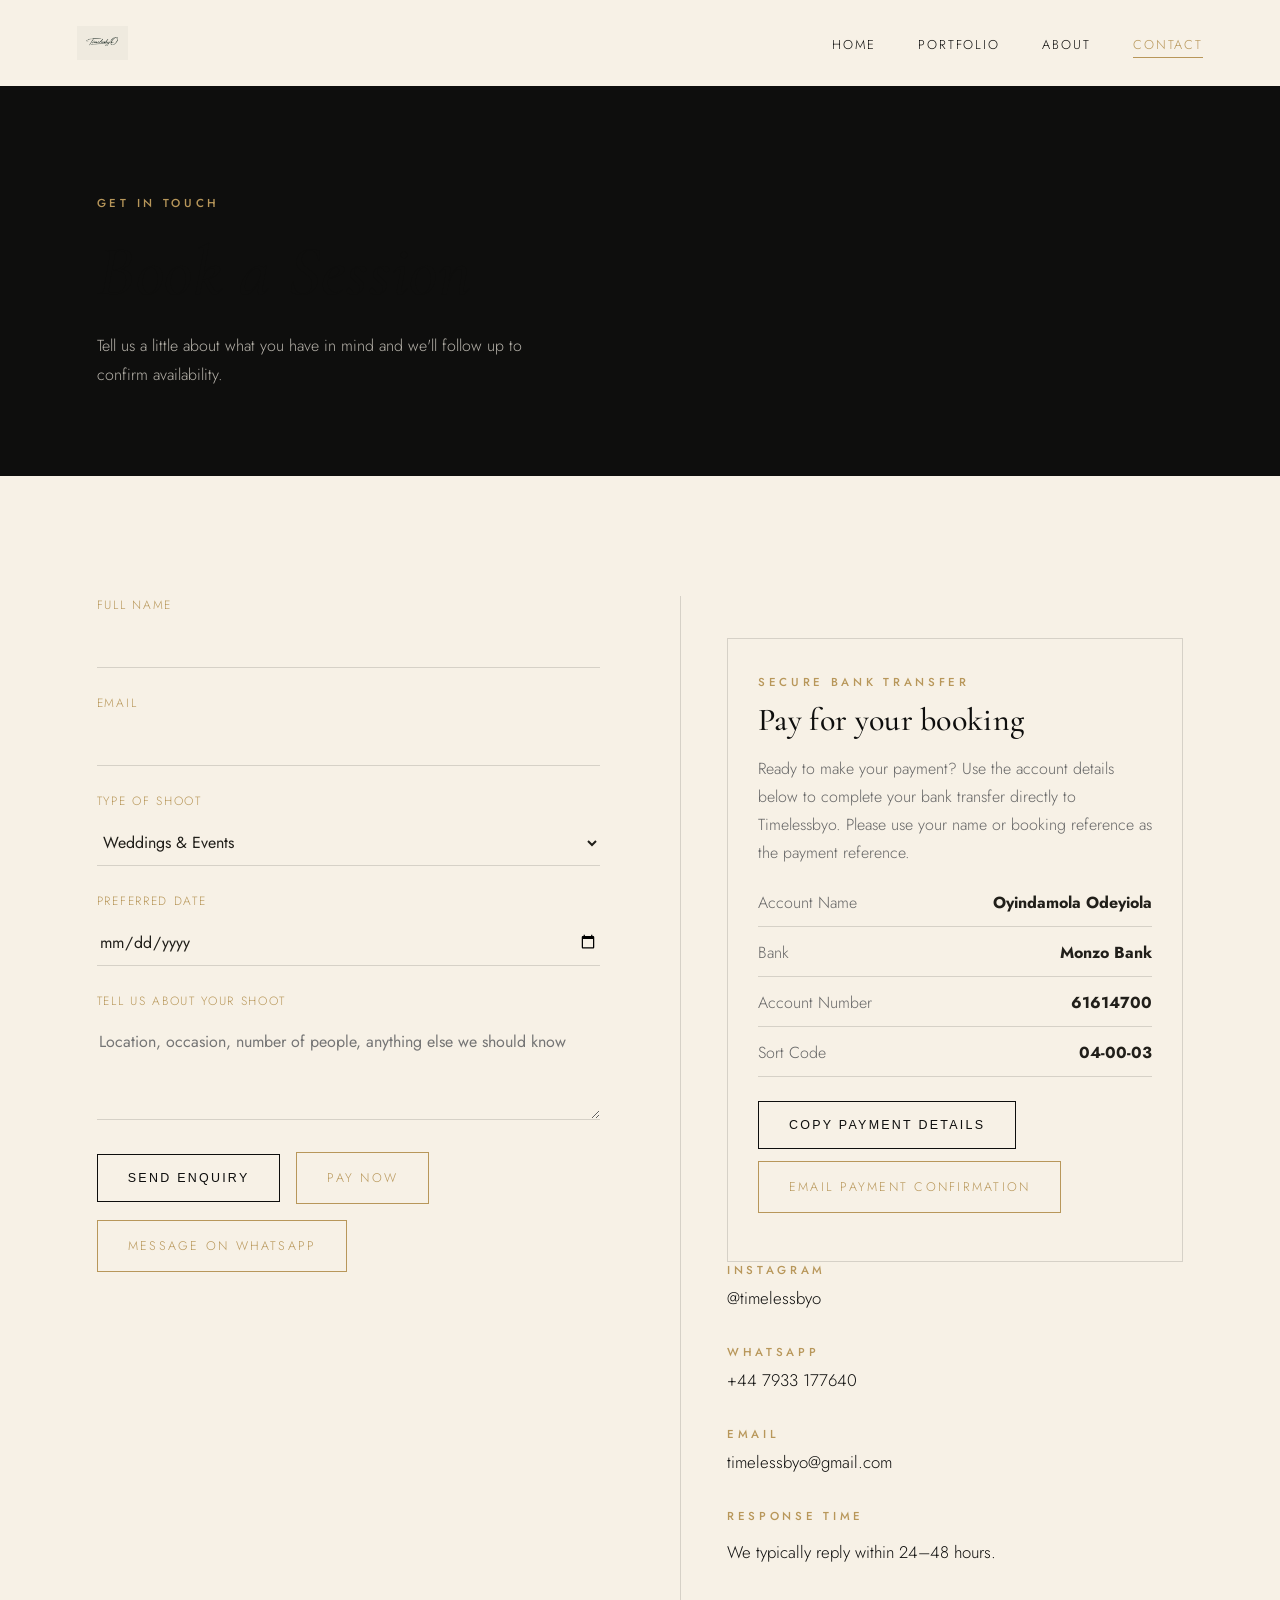
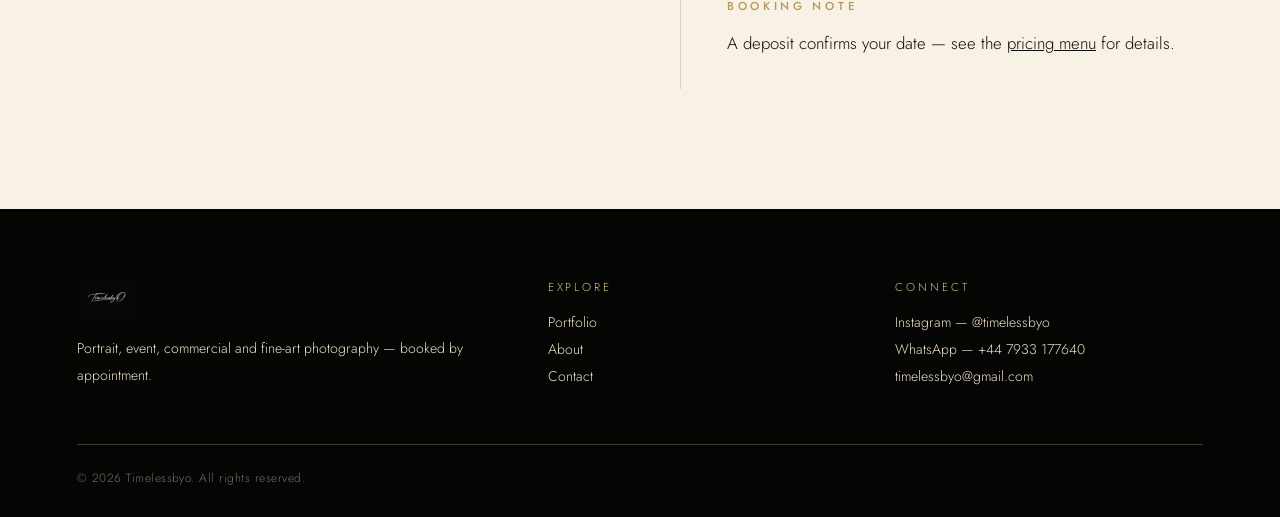
<file: Timelessbyo Website/contact.html>
<!DOCTYPE html>
<html lang="en">
<head>
<meta charset="UTF-8">
<meta name="viewport" content="width=device-width, initial-scale=1.0">
<meta name="theme-color" content="#0e0e0d">
<meta name="referrer" content="strict-origin-when-cross-origin">
<title>Contact — Timelessbyo</title>
<meta property="og:type" content="website">
<meta property="og:title" content="Timelessbyo — Photography">
<meta property="og:description" content="Timeless portrait, wedding, event, commercial, travel, fine-art and videography.">
<meta property="og:image" content="images/portrait-1.jpg">
<meta property="og:image:alt" content="Timelessbyo photography">
<meta name="twitter:card" content="summary_large_image">
<meta name="twitter:title" content="Timelessbyo — Photography">
<meta name="twitter:description" content="Timeless portrait, wedding, event, commercial, travel, fine-art and videography.">
<meta name="twitter:image" content="images/portrait-1.jpg">
<link rel="icon" type="image/png" href="favicon.png">
<link rel="stylesheet" href="style.css">
<style>
  .page-hero {
    padding: 190px 0 70px;
    background: var(--pine);
    color: var(--ivory);
  }
  .page-hero h1 { font-size: clamp(2.6rem, 6vw, 4.4rem); font-style: italic; }
  .page-hero p { max-width: 480px; margin-top: 18px; color: rgba(247,241,230,0.72); line-height: 1.8; }

  .contact-grid { display: grid; grid-template-columns: 1fr 1fr; gap: 80px; }
  @media (max-width: 900px) { .contact-grid { grid-template-columns: 1fr; gap: 50px; } }

  .field { margin-bottom: 26px; }
  .field label { display: block; font-size: 0.75rem; letter-spacing: 0.14em; text-transform: uppercase; color: var(--gold); margin-bottom: 10px; }
  .field input, .field select, .field textarea {
    width: 100%;
    background: none;
    border: none;
    border-bottom: 1px solid var(--line);
    padding: 10px 2px;
    font-family: 'Jost', sans-serif;
    font-size: 1rem;
    color: var(--charcoal);
  }
  .field textarea { resize: vertical; min-height: 100px; }
  .field input:focus, .field select:focus, .field textarea:focus { border-bottom-color: var(--gold); }
  .form-status { margin-top: 20px; font-size: 0.9rem; color: var(--gold); min-height: 1.2em; }

  .info-block { border-left: 1px solid var(--line); padding-left: 46px; }
  @media (max-width: 900px) { .info-block { border-left: none; padding-left: 0; border-top: 1px solid var(--line); padding-top: 40px; } }
  .info-item { margin-bottom: 34px; }
  .info-item .eyebrow { display: block; margin-bottom: 8px; }
  .info-item p, .info-item a { font-size: 1.05rem; color: var(--pine); }
  .info-item a:hover { color: var(--gold); }

  .payment-panel { margin-top: 42px; padding: 30px; border: 1px solid var(--line); background: rgba(247,241,230,0.35); }
  .payment-panel h2 { margin: 8px 0 10px; font-size: clamp(1.5rem, 3vw, 2rem); }
  .payment-panel > p { max-width: 520px; line-height: 1.75; color: var(--muted, #666); }
  .payment-details { margin: 24px 0 0; display: grid; gap: 14px; }
  .payment-detail { display: flex; justify-content: space-between; gap: 20px; padding-bottom: 12px; border-bottom: 1px solid var(--line); }
  .payment-detail span:first-child { color: var(--muted, #666); }
  .payment-detail strong { text-align: right; }
  .pay-actions { display:flex; gap:12px; flex-wrap:wrap; margin-top:24px; }
  .payment-note { margin-top: 18px; font-size: 0.86rem; line-height:1.6; color: var(--muted, #666); }
  @media (max-width: 600px) { .payment-panel { padding: 24px 20px; } .payment-detail { flex-direction:column; gap:4px; } .payment-detail strong { text-align:left; } }
</style>
</head>
<body>
<header class="site-header page-header">
  <a href="index.html" class="brand">
    <img src="images/logo-light.png" alt="Timelessbyo" class="brand-logo brand-logo-light" loading="lazy" decoding="async" draggable="false">
    <img src="images/logo-dark.png" alt="Timelessbyo" class="brand-logo brand-logo-dark" loading="lazy" decoding="async" draggable="false">
  </a>
  <nav>
    <ul class="nav-links">
      <li><a href="index.html">Home</a></li>
      <li><a href="portfolio.html">Portfolio</a></li>
      <li><a href="about.html">About</a></li>
      <li><a href="contact.html" class="active">Contact</a></li>
    </ul>
  </nav>
  <button class="nav-toggle" aria-label="Toggle menu" aria-expanded="false"><span></span></button>
</header>

<main id="main">
  <section class="page-hero">
    <div class="wrap">
      <span class="eyebrow">Get in Touch</span>
      <h1 style="margin-top:16px;">Book a Session</h1>
      <p>Tell us a little about what you have in mind and we'll follow up to confirm availability.</p>
    </div>
  </section>

  <section>
    <div class="wrap contact-grid">
      <div class="reveal">
        <form id="bookingForm" novalidate>
          <div class="field">
            <label for="name">Full Name</label>
            <input type="text" id="name" name="name" autocomplete="name" maxlength="100" required>
          </div>
          <div class="field">
            <label for="email">Email</label>
            <input type="email" id="email" name="email" autocomplete="email" maxlength="150" required>
          </div>
          <div class="field">
            <label for="category">Type of Shoot</label>
            <select id="category" name="category">
              <option>Weddings &amp; Events</option>
              <option>Portraits &amp; Fashion</option>
              <option>Commercial &amp; Product</option>
              <option>Nature, Travel &amp; Fine Art</option>
            </select>
          </div>
          <div class="field">
            <label for="date">Preferred Date</label>
            <input type="date" id="date" name="date">
          </div>
          <div class="field">
            <label for="message">Tell us about your shoot</label>
            <textarea id="message" name="message" maxlength="1500" placeholder="Location, occasion, number of people, anything else we should know"></textarea>
          </div>
          <div class="field" aria-hidden="true" style="position:absolute; left:-9999px; top:-9999px;">
            <label for="company">Company</label>
            <input type="text" id="company" name="company" tabindex="-1" autocomplete="off">
          </div>
          <div style="display:flex; gap:16px; flex-wrap:wrap; align-items:center;">
            <button type="submit" class="btn btn-dark">Send Enquiry</button>
            <a href="#payment" class="btn btn-gold">Pay Now</a>
            <a href="https://wa.me/447933177640" target="_blank" rel="noopener" class="btn btn-gold">Message on WhatsApp</a>
          </div>
          <p class="form-status" id="formStatus" role="status"></p>
        </form>
      </div>

      <div class="info-block reveal">
        <div class="payment-panel" id="payment">
          <span class="eyebrow">Secure Bank Transfer</span>
          <h2>Pay for your booking</h2>
          <p>Ready to make your payment? Use the account details below to complete your bank transfer directly to Timelessbyo. Please use your name or booking reference as the payment reference.</p>
          <div class="payment-details" aria-label="Payment details">
            <div class="payment-detail"><span>Account Name</span><strong>Oyindamola Odeyiola</strong></div>
            <div class="payment-detail"><span>Bank</span><strong>Monzo Bank</strong></div>
            <div class="payment-detail"><span>Account Number</span><strong>61614700</strong></div>
            <div class="payment-detail"><span>Sort Code</span><strong>04-00-03</strong></div>
          </div>
          <div class="pay-actions">
            <button type="button" class="btn btn-dark" id="copyPaymentDetails">Copy Payment Details</button>
            <a href="mailto:timelessbyo@gmail.com?subject=Payment%20Confirmation%20-%20Timelessbyo" class="btn btn-gold">Email Payment Confirmation</a>
          </div>
          <p class="payment-note" id="paymentCopyStatus" role="status" aria-live="polite"></p>
        </div>

        <div class="info-item">
          <span class="eyebrow">Instagram</span>
          <a href="https://instagram.com/timelessbyo" target="_blank" rel="noopener">@timelessbyo</a>
        </div>
        <div class="info-item">
          <span class="eyebrow">WhatsApp</span>
          <a href="https://wa.me/447933177640" target="_blank" rel="noopener">+44 7933 177640</a>
        </div>
        <div class="info-item">
          <span class="eyebrow">Email</span>
          <a href="mailto:timelessbyo@gmail.com">timelessbyo@gmail.com</a>
        </div>
        <div class="info-item">
          <span class="eyebrow">Response Time</span>
          <p>We typically reply within 24–48 hours.</p>
        </div>
        <div class="info-item">
          <span class="eyebrow">Booking Note</span>
          <p>A deposit confirms your date — see the <a href="index.html#pricing" style="text-decoration:underline;">pricing menu</a> for details.</p>
        </div>
      </div>
    </div>
  </section>
</main>

<footer class="site-footer">
  <div class="footer-grid">
    <div>
      <img src="images/logo-light.png" alt="Timelessbyo" class="footer-logo" loading="lazy" decoding="async" draggable="false">
      <p>Portrait, event, commercial and fine-art photography — booked by appointment.</p>
    </div>
    <div>
      <span class="footer-cols-title">Explore</span>
      <p><a href="portfolio.html">Portfolio</a><br><a href="about.html">About</a><br><a href="contact.html">Contact</a></p>
    </div>
    <div>
      <span class="footer-cols-title">Connect</span>
      <p><a href="https://instagram.com/timelessbyo" target="_blank" rel="noopener">Instagram — @timelessbyo</a><br><a href="https://wa.me/447933177640" target="_blank" rel="noopener">WhatsApp — +44 7933 177640</a><br><a href="mailto:timelessbyo@gmail.com">timelessbyo@gmail.com</a></p>
    </div>
  </div>
  <div class="footer-bottom">
    <span>&copy; <span id="year"></span> Timelessbyo. All rights reserved.</span>
  </div>
</footer>

<script src="script.js"></script>
<script src="protect.js"></script>
<script src="contact.js"></script>

<script>
(function () {
  const copyButton = document.getElementById('copyPaymentDetails');
  const status = document.getElementById('paymentCopyStatus');
  if (!copyButton) return;
  const details = 'Account Name: Oyindamola Odeyiola\nBank: Monzo Bank\nAccount Number: 61614700\nSort Code: 04-00-03';
  copyButton.addEventListener('click', async function () {
    try {
      await navigator.clipboard.writeText(details);
      status.textContent = 'Payment details copied.';
    } catch (e) {
      status.textContent = details.replace(/\n/g, ' • ');
    }
  });
})();
</script>
</body>
</html>
</file>
<file: Timelessbyo Website/style.css>
@import url('https://fonts.googleapis.com/css2?family=Cormorant+Garamond:ital,wght@0,400;0,500;0,600;1,400&family=Jost:wght@300;400;500;600&display=swap');

:root {
  --pine: #0e0e0d;
  --pine-deep: #050504;
  --ivory: #f7f1e6;
  --ivory-dim: #efe2c9;
  --gold: #b8975a;
  --gold-soft: #d8bd85;
  --silver: #d7d2c4;
  --grey: #948d7d;
  --charcoal: #211f1a;
  --line: rgba(14, 14, 13, 0.14);
  --line-light: rgba(247, 241, 230, 0.22);
  --max: 1240px;
}

* { box-sizing: border-box; }
html { scroll-behavior: smooth; }

body {
  margin: 0;
  background: var(--ivory);
  color: var(--charcoal);
  font-family: 'Jost', sans-serif;
  font-weight: 300;
  -webkit-font-smoothing: antialiased;
}

h1, h2, h3, h4, .display {
  font-family: 'Cormorant Garamond', serif;
  font-weight: 500;
  color: var(--pine);
  margin: 0;
  letter-spacing: 0.01em;
}

a { color: inherit; text-decoration: none; }
img { max-width: 100%; display: block; }

.eyebrow {
  font-family: 'Jost', sans-serif;
  font-size: 0.72rem;
  letter-spacing: 0.32em;
  text-transform: uppercase;
  color: var(--gold);
  font-weight: 500;
}

.wrap {
  max-width: var(--max);
  margin: 0 auto;
  padding: 0 6vw;
}

/* Skip link / focus */
a:focus-visible, button:focus-visible, input:focus-visible, textarea:focus-visible, select:focus-visible {
  outline: 2px solid var(--gold);
  outline-offset: 3px;
}
/* ---------- Header ---------- */
.site-header {
  position: fixed;
  top: 0; left: 0; right: 0;
  z-index: 500;
  display: flex;
  align-items: center;
  justify-content: space-between;
  padding: 26px 6vw;
  mix-blend-mode: normal;
  transition: background 0.4s ease, padding 0.4s ease, box-shadow 0.4s ease;
}
.site-header.solid {
  background: rgba(247, 241, 230, 0.92);
  backdrop-filter: blur(10px);
  padding: 16px 6vw;
  box-shadow: 0 1px 0 var(--line);
}
.brand {
  display: flex;
  align-items: center;
}
.brand-logo {
  height: 34px;
  width: auto;
  transition: opacity 0.3s ease;
}
.brand-logo-dark { display: none; }
.site-header.solid .brand-logo-light,
.page-header .brand-logo-light { display: none; }
.site-header.solid .brand-logo-dark,
.page-header .brand-logo-dark { display: block; }
.footer-logo { height: 40px; width: auto; margin-bottom: 16px; }

.nav-links {
  display: flex;
  gap: 42px;
  list-style: none;
  margin: 0; padding: 0;
}
.nav-links a {
  font-size: 0.8rem;
  letter-spacing: 0.15em;
  text-transform: uppercase;
  color: var(--ivory);
  position: relative;
  padding-bottom: 4px;
}
.site-header.solid .nav-links a,
.page-header .nav-links a { color: var(--pine); }
.nav-links a::after {
  content: '';
  position: absolute;
  left: 0; bottom: 0;
  width: 0; height: 1px;
  background: var(--gold);
  transition: width 0.3s ease;
}
.nav-links a:hover::after, .nav-links a.active::after { width: 100%; }
.nav-links a.active { color: var(--gold); }
.site-header.solid .nav-links a.active { color: var(--gold); }

.nav-toggle {
  display: none;
  background: none;
  border: none;
  cursor: pointer;
  width: 32px; height: 22px;
  position: relative;
}
.nav-toggle span, .nav-toggle span::before, .nav-toggle span::after {
  content: '';
  position: absolute;
  left: 0; right: 0;
  height: 1px;
  background: var(--ivory);
  transition: 0.3s;
}
.site-header.solid .nav-toggle span,
.site-header.solid .nav-toggle span::before,
.site-header.solid .nav-toggle span::after,
.page-header .nav-toggle span,
.page-header .nav-toggle span::before,
.page-header .nav-toggle span::after { background: var(--pine); }
.nav-toggle span { top: 10px; }
.nav-toggle span::before { top: -8px; }
.nav-toggle span::after { top: 8px; }

/* Pages that aren't full-bleed hero (portfolio/about/contact) get a solid header baseline */
.page-header { background: var(--ivory); box-shadow: 0 1px 0 var(--line); }
.page-header .brand { color: var(--pine); }

@media (max-width: 860px) {
  .nav-links {
    position: fixed;
    top: 0; right: 0;
    height: 100vh;
    width: min(78vw, 340px);
    background: var(--pine);
    flex-direction: column;
    justify-content: center;
    gap: 30px;
    padding: 0 12vw;
    transform: translateX(100%);
    transition: transform 0.45s cubic-bezier(.77,0,.18,1);
  }
  .nav-links.open { transform: translateX(0); }
  .nav-links a, .site-header.solid .nav-links a, .page-header .nav-links a { color: var(--ivory); font-size: 1rem; }
  .nav-toggle { display: block; z-index: 600; }
  .nav-toggle.open span { background: transparent; }
  .nav-toggle.open span::before { transform: rotate(45deg); top: 0; background: var(--ivory); }
  .nav-toggle.open span::after { transform: rotate(-45deg); top: 0; background: var(--ivory); }
}

/* ---------- Footer ---------- */
.site-footer {
  background: var(--pine-deep);
  color: var(--ivory-dim);
  padding: 70px 6vw 30px;
}
.footer-grid {
  max-width: var(--max);
  margin: 0 auto;
  display: grid;
  grid-template-columns: 1.4fr 1fr 1fr;
  gap: 40px;
  padding-bottom: 40px;
  border-bottom: 1px solid var(--line-light);
}
.footer-grid h4 {
  color: var(--ivory);
  font-size: 1.4rem;
  margin-bottom: 14px;
}
.footer-grid p, .footer-grid a { font-size: 0.88rem; line-height: 1.9; color: var(--ivory-dim); }
.footer-cols-title {
  font-size: 0.72rem;
  letter-spacing: 0.25em;
  text-transform: uppercase;
  color: var(--gold-soft);
  margin-bottom: 14px;
  display: block;
}
.footer-bottom {
  max-width: var(--max);
  margin: 24px auto 0;
  display: flex;
  justify-content: space-between;
  font-size: 0.75rem;
  color: rgba(247,241,230,0.45);
  letter-spacing: 0.04em;
}
@media (max-width: 720px) {
  .footer-grid { grid-template-columns: 1fr; }
  .footer-bottom { flex-direction: column; gap: 8px; }
}

/* ---------- Buttons ---------- */
.btn {
  display: inline-flex;
  align-items: center;
  gap: 10px;
  font-size: 0.78rem;
  letter-spacing: 0.18em;
  text-transform: uppercase;
  padding: 16px 30px;
  border: 1px solid currentColor;
  transition: background 0.35s ease, color 0.35s ease;
  cursor: pointer;
  background: none;
}
.btn-light { color: var(--ivory); }
.btn-light:hover { background: var(--ivory); color: var(--pine); }
.btn-dark { color: var(--pine); }
.btn-dark:hover { background: var(--pine); color: var(--ivory); }
.btn-gold { color: var(--gold); border-color: var(--gold); }
.btn-gold:hover { background: var(--gold); color: var(--pine-deep); }

/* ---------- Section rhythm ---------- */
section { padding: 120px 0; }
@media (max-width: 720px) { section { padding: 80px 0; } }

.section-head {
  display: flex;
  align-items: flex-end;
  justify-content: space-between;
  gap: 30px;
  margin-bottom: 56px;
  flex-wrap: wrap;
}
.section-head h2 { font-size: clamp(2.2rem, 4vw, 3.2rem); }
.section-head p { max-width: 380px; font-size: 0.95rem; line-height: 1.75; color: rgba(33,31,26,0.68); }

/* reveal on scroll */
.reveal { opacity: 0; transform: translateY(28px); transition: opacity 0.9s ease, transform 0.9s ease; }
.reveal.in { opacity: 1; transform: translateY(0); }

@media (prefers-reduced-motion: reduce) {
  .reveal { opacity: 1; transform: none; transition: none; }
  html { scroll-behavior: auto; }
}

/* ---------- Content protection ---------- */
/* Discourage casual copying/dragging while keeping form controls usable. */
img,
.gallery figure,
.hero-bg,
.cat-card img,
.feature-strip img,
.hero-logo {
  -webkit-user-drag: none;
}
img {
  user-select: none;
  -webkit-user-select: none;
  -webkit-touch-callout: none;
}
body.copy-protected {
  user-select: none;
  -webkit-user-select: none;
}
input, textarea, select, button, a {
  user-select: auto;
  -webkit-user-select: auto;
}


/* ---------- Final polish / resilience ---------- */
img { background: rgba(33,31,26,0.035); }
.closing-quote {
  margin: 28px auto 34px !important;
  max-width: 620px !important;
  font-family: 'Cormorant Garamond', serif;
  font-size: clamp(1.05rem, 2vw, 1.3rem) !important;
  line-height: 1.6 !important;
  color: rgba(247,241,230,0.82) !important;
}

@media (max-width: 720px) {
  .site-header { padding: 20px 5vw; }
  .site-header.solid { padding: 14px 5vw; }
  .brand-logo { height: 30px; }
  .hero { min-height: 92svh; }
  .hero-content { padding: 0 5vw 70px; }
  .hero-logo { width: min(420px, 82vw); }
  .hero-sub { font-size: 0.95rem; line-height: 1.7; margin-top: 20px; }
  .hero-actions { margin-top: 28px; gap: 12px; }
  .hero-actions .btn, .cta-band .btn { width: 100%; justify-content: center; }
  .scroll-cue { display: none; }
  .intro { padding: 78px 0 64px; }
  .intro-grid { gap: 22px; }
  .cat-card { min-height: 230px; padding: 34px 24px; }
  .feature-strip { gap: 10px; }
  .feature-strip figure { min-height: 220px; }
  .feature-strip .tall { height: auto; }
  .price-card { padding: 42px 20px; }
  .price-row { gap: 9px; align-items: flex-start; }
  .price-row .item-name { font-size: 0.92rem; line-height: 1.5; }
  .price-row .dots { margin-top: 0.8em; }
  .price-row .item-amt { font-size: 1.02rem; }
  .cta-band { padding: 82px 0; }
  .closing-quote { margin: 24px auto 28px !important; font-size: 1.05rem !important; }
  .btn { min-height: 48px; padding: 14px 22px; }
}

@media (max-width: 560px) {
  .wrap { padding: 0 5vw; }
  .page-hero { padding: 150px 0 58px; }
  .page-hero p { font-size: 0.93rem; }
  .filters { padding: 16px 0; }
  .filter-list { gap: 9px 18px; }
  .filter-list button { font-size: 0.72rem; min-height: 34px; }
  .gallery { padding: 38px 0 90px; }
  .gallery figure { margin-bottom: 12px; }
  .gallery figcaption { opacity: 1; transform: none; padding: 12px 14px; font-size: 0.7rem; }
  .lightbox { padding: 18px; }
  .lightbox img { max-height: 78vh; }
  .lightbox-close { top: 18px; right: 18px; width: 42px; height: 42px; }
}


/* ---------- Luxury 404 ---------- */
.error-page { background: var(--pine-deep); color: var(--ivory); overflow-x: hidden; }
.error-header { background: rgba(5,5,4,0.18); border-bottom: 1px solid rgba(247,241,230,0.12); box-shadow: none; }
.error-header .nav-links a { color: var(--ivory); }
.error-header .nav-toggle span,.error-header .nav-toggle span::before,.error-header .nav-toggle span::after { background: var(--ivory); }
.error-main,.error-hero { min-height: 100svh; }
.error-hero { position: relative; display: flex; align-items: center; overflow: hidden; isolation: isolate; }
.error-image { position: absolute; inset: 0; z-index: -3; background-image: url('images/wedding-1.jpg'); background-size: cover; background-position: center 42%; transform: scale(1.015); }
.error-overlay { position: absolute; inset: 0; z-index: -2; background: linear-gradient(90deg, rgba(5,5,4,0.82) 0%, rgba(5,5,4,0.58) 46%, rgba(5,5,4,0.34) 100%), linear-gradient(180deg, rgba(5,5,4,0.25), rgba(5,5,4,0.48)); }
.error-content { padding-top: 110px; padding-bottom: 90px; }
.error-content .eyebrow { color: var(--gold-soft); }
.error-content h1 { color: var(--ivory); font-size: clamp(3.2rem, 7vw, 6.5rem); line-height: 0.94; max-width: 780px; margin-top: 18px; letter-spacing: -0.01em; }
.error-content p { max-width: 500px; margin: 28px 0 0; color: rgba(247,241,230,0.78); font-size: 1rem; line-height: 1.85; }
.error-actions { display: flex; gap: 14px; flex-wrap: wrap; margin-top: 38px; }
.error-credit { position: absolute; right: 6vw; bottom: 28px; color: rgba(247,241,230,0.55); font-size: 0.68rem; letter-spacing: 0.22em; text-transform: uppercase; }
@media (max-width: 720px) { .error-header { padding: 20px 5vw; } .error-content { padding-top: 105px; padding-bottom: 80px; } .error-image { background-position: 58% center; } .error-overlay { background: linear-gradient(90deg, rgba(5,5,4,0.84), rgba(5,5,4,0.52)), linear-gradient(180deg, rgba(5,5,4,0.3), rgba(5,5,4,0.62)); } .error-content h1 { font-size: clamp(3rem, 14vw, 4.7rem); max-width: 620px; } .error-content p { font-size: 0.92rem; max-width: 430px; } .error-actions { flex-direction: column; align-items: flex-start; } .error-credit { right: 5vw; bottom: 20px; font-size: 0.58rem; letter-spacing: 0.16em; } }
</file>
